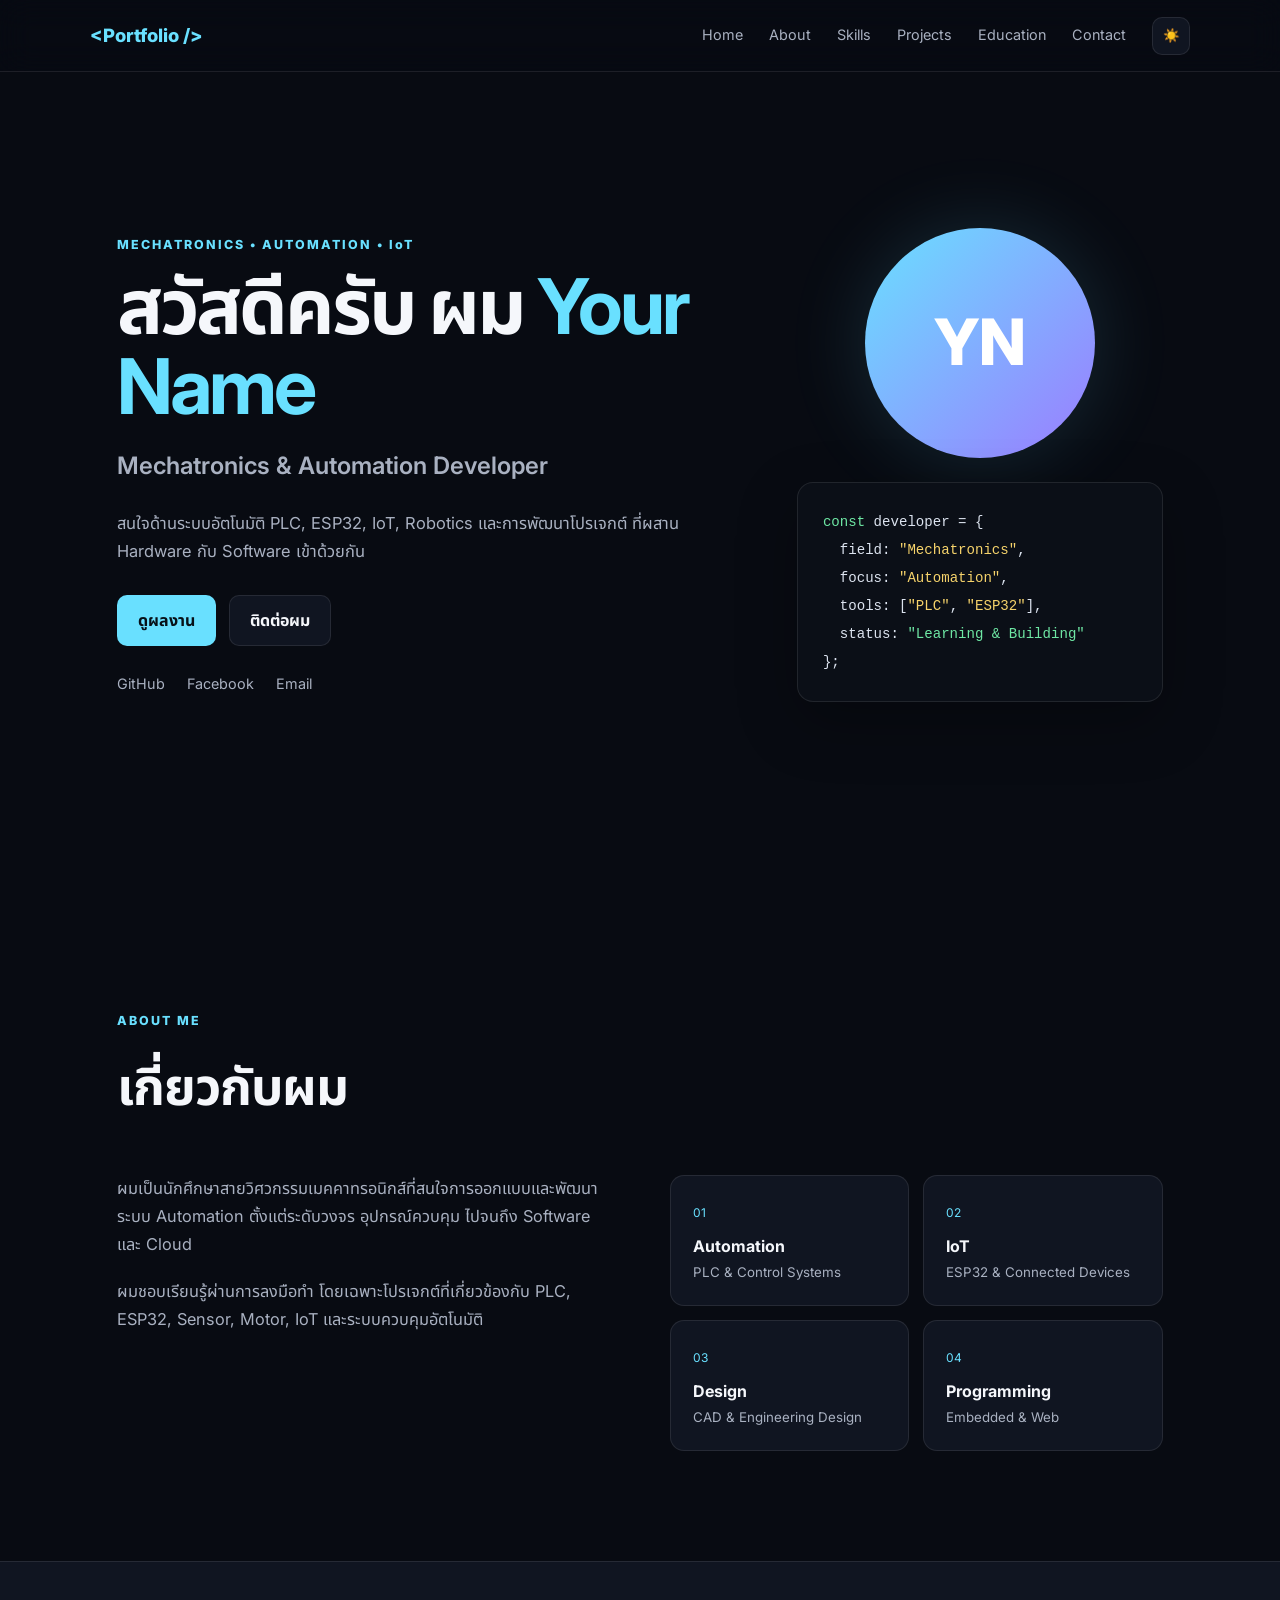
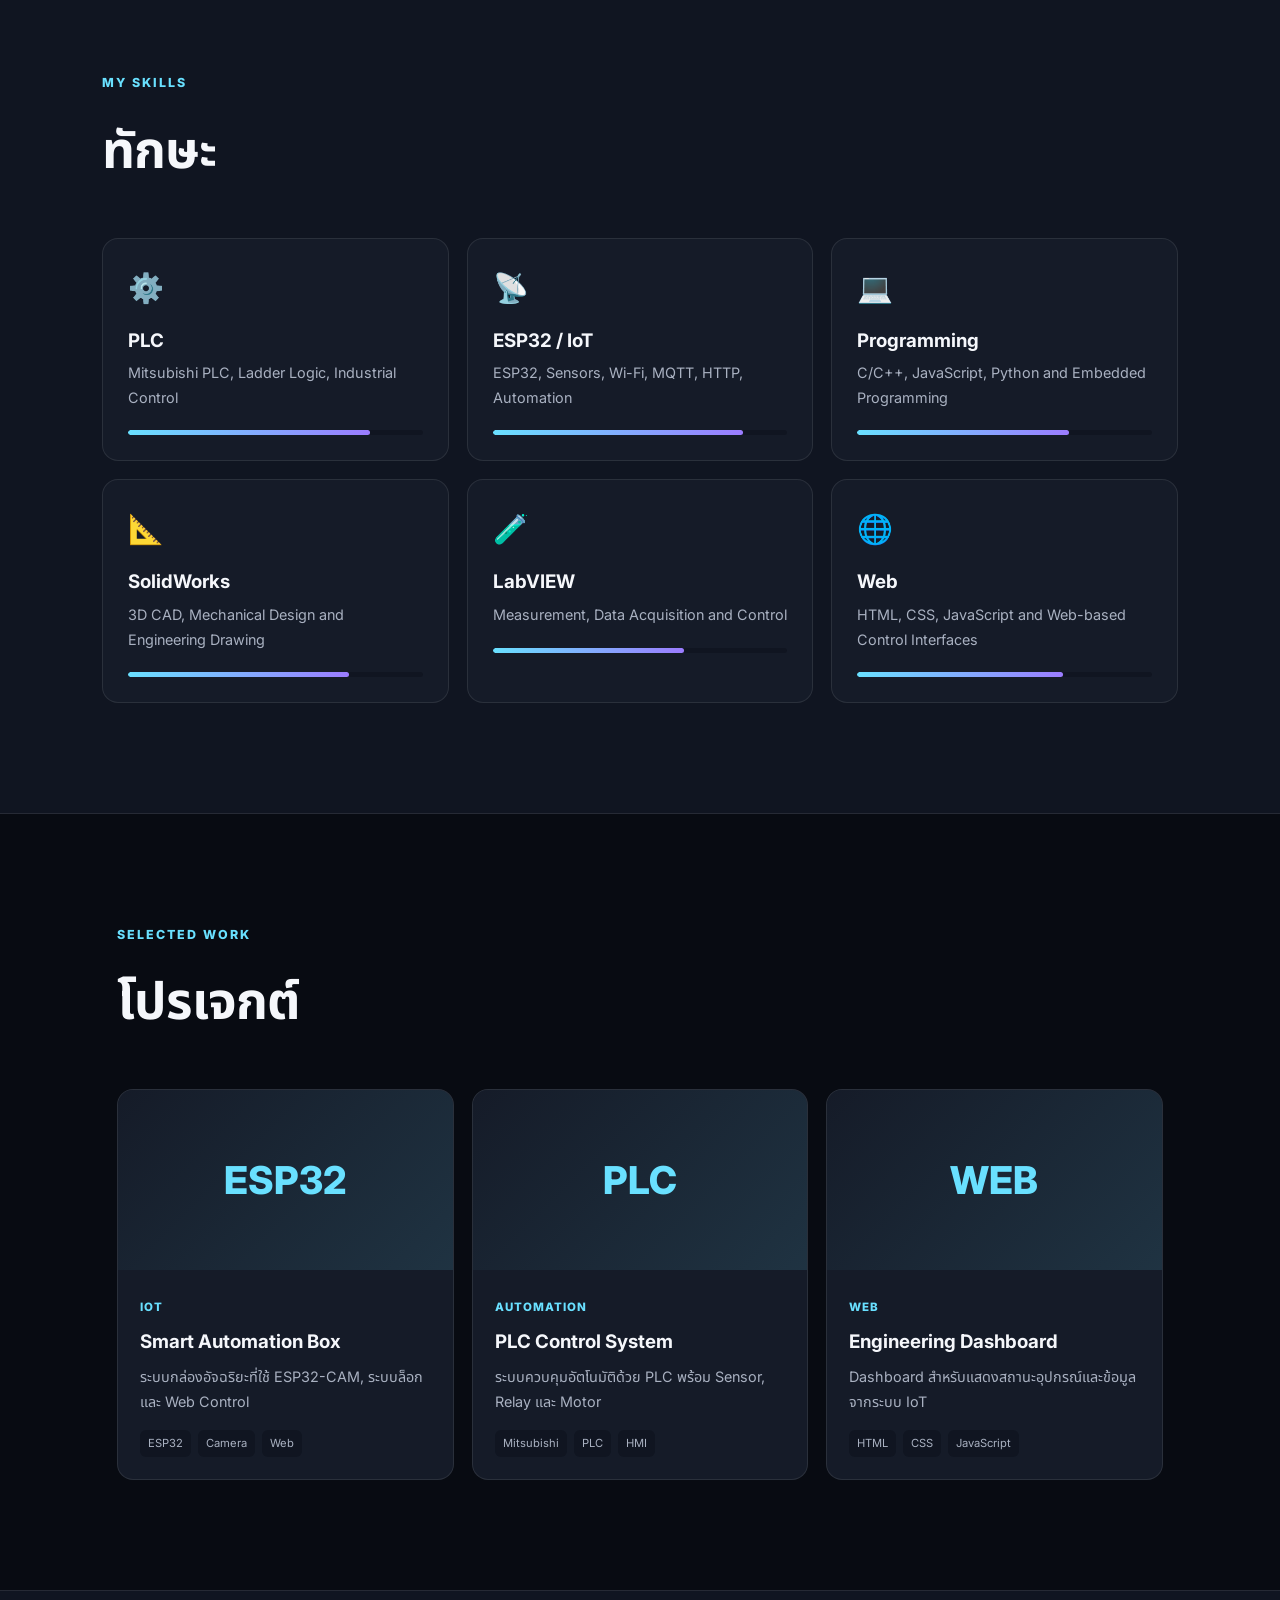
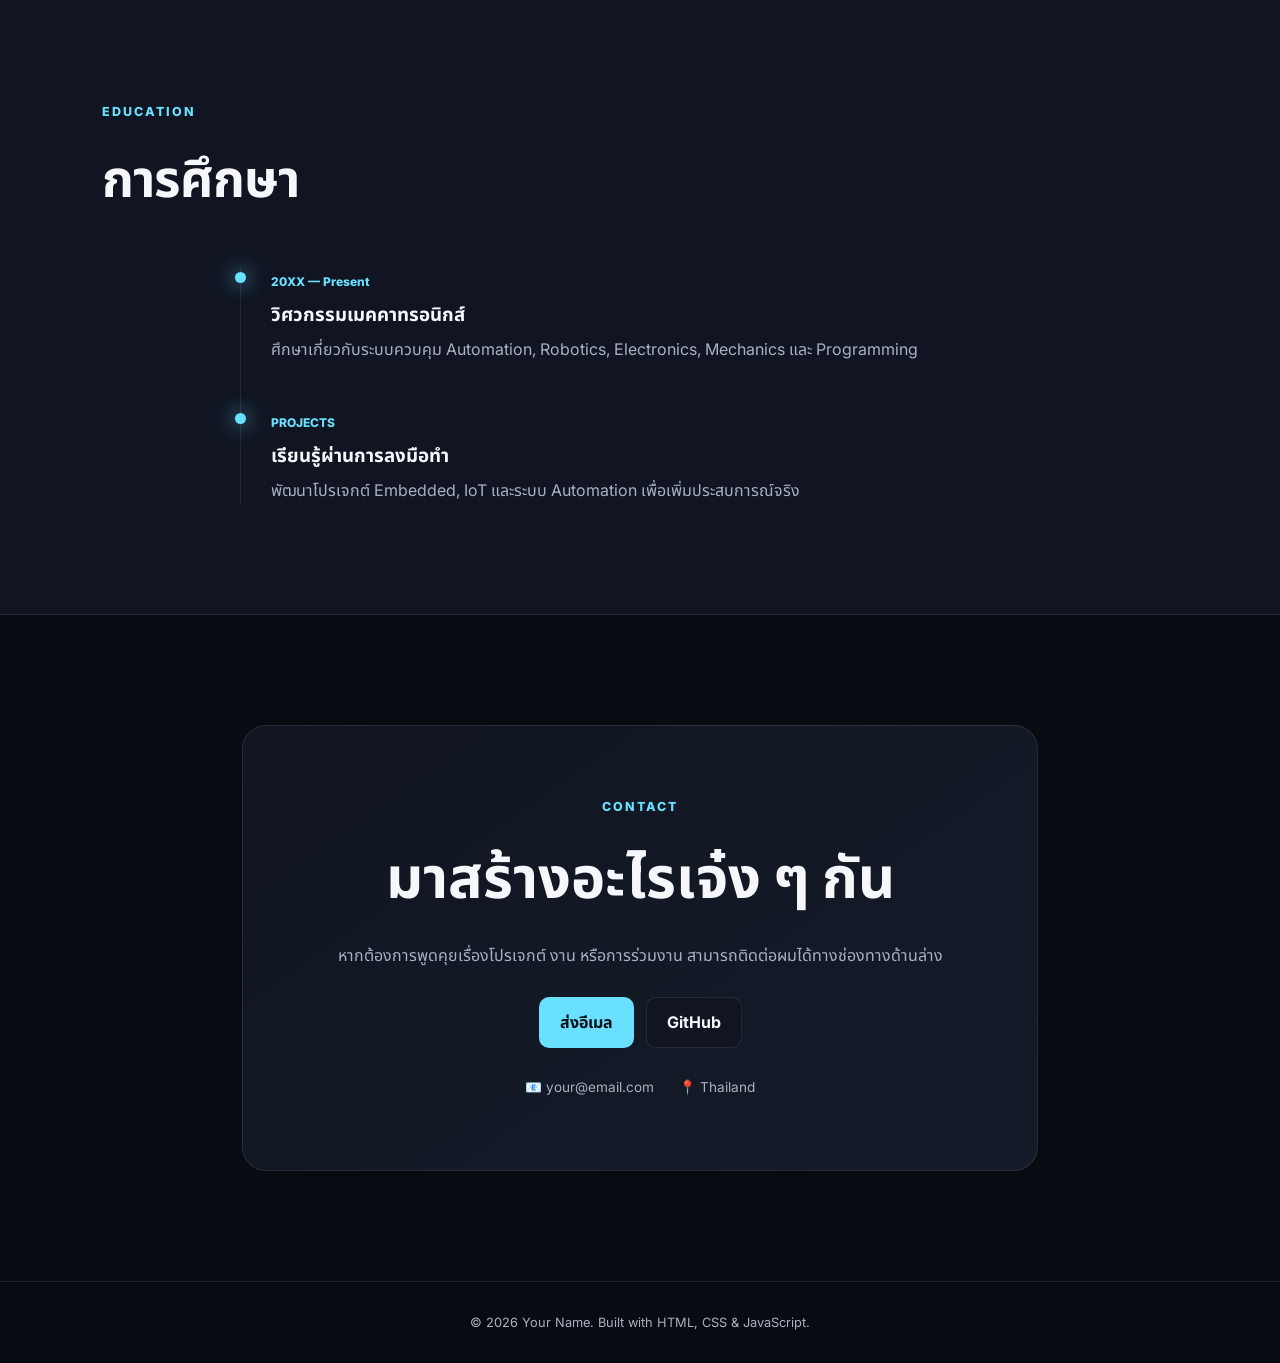
<file: index.html>
<!DOCTYPE html>
<html lang="th">
<head>
  <meta charset="UTF-8">
  <meta name="viewport" content="width=device-width, initial-scale=1.0">
  <meta name="description" content="Personal Portfolio - Mechatronics, Automation, PLC, ESP32 and IoT">
  <title>Portfolio | Your Name</title>
  <link rel="preconnect" href="https://fonts.googleapis.com">
  <link rel="preconnect" href="https://fonts.gstatic.com" crossorigin>
  <link href="https://fonts.googleapis.com/css2?family=Inter:wght@400;500;600;700;800&family=Noto+Sans+Thai:wght@400;500;600;700;800&display=swap" rel="stylesheet">
  <link rel="stylesheet" href="style.css">
</head>
<body>
  <header class="navbar">
    <a href="#home" class="logo">&lt;Portfolio /&gt;</a>
    <button class="menu-toggle" aria-label="เปิดเมนู">☰</button>
    <nav class="nav-links">
      <a href="#home">Home</a>
      <a href="#about">About</a>
      <a href="#skills">Skills</a>
      <a href="#projects">Projects</a>
      <a href="#education">Education</a>
      <a href="#contact">Contact</a>
      <button id="themeToggle" class="theme-btn" aria-label="เปลี่ยนธีม">☀️</button>
    </nav>
  </header>

  <main>
    <section id="home" class="hero section">
      <div class="hero-content reveal">
        <p class="eyebrow">MECHATRONICS • AUTOMATION • IoT</p>
        <h1>สวัสดีครับ ผม <span>Your Name</span></h1>
        <h2>Mechatronics & Automation Developer</h2>
        <p class="hero-text">
          สนใจด้านระบบอัตโนมัติ PLC, ESP32, IoT, Robotics และการพัฒนาโปรเจกต์
          ที่ผสาน Hardware กับ Software เข้าด้วยกัน
        </p>
        <div class="hero-actions">
          <a class="btn primary" href="#projects">ดูผลงาน</a>
          <a class="btn secondary" href="#contact">ติดต่อผม</a>
        </div>
        <div class="social-row">
          <a href="#" aria-label="GitHub">GitHub</a>
          <a href="#" aria-label="Facebook">Facebook</a>
          <a href="mailto:your@email.com" aria-label="Email">Email</a>
        </div>
      </div>

      <div class="hero-card reveal">
        <div class="avatar">YN</div>
        <div class="terminal">
          <div><span class="green">const</span> developer = {</div>
          <div>&nbsp;&nbsp;field: <span class="yellow">"Mechatronics"</span>,</div>
          <div>&nbsp;&nbsp;focus: <span class="yellow">"Automation"</span>,</div>
          <div>&nbsp;&nbsp;tools: [<span class="yellow">"PLC"</span>, <span class="yellow">"ESP32"</span>],</div>
          <div>&nbsp;&nbsp;status: <span class="green">"Learning & Building"</span></div>
          <div>};</div>
        </div>
      </div>
    </section>

    <section id="about" class="section">
      <div class="section-heading reveal">
        <p class="eyebrow">ABOUT ME</p>
        <h2>เกี่ยวกับผม</h2>
      </div>
      <div class="about-grid">
        <div class="about-text reveal">
          <p>
            ผมเป็นนักศึกษาสายวิศวกรรมเมคคาทรอนิกส์ที่สนใจการออกแบบและพัฒนาระบบ
            Automation ตั้งแต่ระดับวงจร อุปกรณ์ควบคุม ไปจนถึง Software และ Cloud
          </p>
          <p>
            ผมชอบเรียนรู้ผ่านการลงมือทำ โดยเฉพาะโปรเจกต์ที่เกี่ยวข้องกับ PLC,
            ESP32, Sensor, Motor, IoT และระบบควบคุมอัตโนมัติ
          </p>
        </div>
        <div class="facts reveal">
          <div class="fact"><span>01</span><strong>Automation</strong><small>PLC & Control Systems</small></div>
          <div class="fact"><span>02</span><strong>IoT</strong><small>ESP32 & Connected Devices</small></div>
          <div class="fact"><span>03</span><strong>Design</strong><small>CAD & Engineering Design</small></div>
          <div class="fact"><span>04</span><strong>Programming</strong><small>Embedded & Web</small></div>
        </div>
      </div>
    </section>

    <section id="skills" class="section alt">
      <div class="section-heading reveal">
        <p class="eyebrow">MY SKILLS</p>
        <h2>ทักษะ</h2>
      </div>
      <div class="skills-grid">
        <article class="skill-card reveal"><span class="skill-icon">⚙️</span><h3>PLC</h3><p>Mitsubishi PLC, Ladder Logic, Industrial Control</p><div class="bar"><i style="width:82%"></i></div></article>
        <article class="skill-card reveal"><span class="skill-icon">📡</span><h3>ESP32 / IoT</h3><p>ESP32, Sensors, Wi-Fi, MQTT, HTTP, Automation</p><div class="bar"><i style="width:85%"></i></div></article>
        <article class="skill-card reveal"><span class="skill-icon">💻</span><h3>Programming</h3><p>C/C++, JavaScript, Python and Embedded Programming</p><div class="bar"><i style="width:72%"></i></div></article>
        <article class="skill-card reveal"><span class="skill-icon">📐</span><h3>SolidWorks</h3><p>3D CAD, Mechanical Design and Engineering Drawing</p><div class="bar"><i style="width:75%"></i></div></article>
        <article class="skill-card reveal"><span class="skill-icon">🧪</span><h3>LabVIEW</h3><p>Measurement, Data Acquisition and Control</p><div class="bar"><i style="width:65%"></i></div></article>
        <article class="skill-card reveal"><span class="skill-icon">🌐</span><h3>Web</h3><p>HTML, CSS, JavaScript and Web-based Control Interfaces</p><div class="bar"><i style="width:70%"></i></div></article>
      </div>
    </section>

    <section id="projects" class="section">
      <div class="section-heading reveal">
        <p class="eyebrow">SELECTED WORK</p>
        <h2>โปรเจกต์</h2>
      </div>
      <div class="projects-grid">
        <article class="project-card reveal">
          <div class="project-image placeholder">ESP32</div>
          <div class="project-body"><span class="tag">IoT</span><h3>Smart Automation Box</h3><p>ระบบกล่องอัจฉริยะที่ใช้ ESP32-CAM, ระบบล็อก และ Web Control</p><div class="project-tech"><span>ESP32</span><span>Camera</span><span>Web</span></div></div>
        </article>
        <article class="project-card reveal">
          <div class="project-image placeholder">PLC</div>
          <div class="project-body"><span class="tag">Automation</span><h3>PLC Control System</h3><p>ระบบควบคุมอัตโนมัติด้วย PLC พร้อม Sensor, Relay และ Motor</p><div class="project-tech"><span>Mitsubishi</span><span>PLC</span><span>HMI</span></div></div>
        </article>
        <article class="project-card reveal">
          <div class="project-image placeholder">WEB</div>
          <div class="project-body"><span class="tag">Web</span><h3>Engineering Dashboard</h3><p>Dashboard สำหรับแสดงสถานะอุปกรณ์และข้อมูลจากระบบ IoT</p><div class="project-tech"><span>HTML</span><span>CSS</span><span>JavaScript</span></div></div>
        </article>
      </div>
    </section>

    <section id="education" class="section alt">
      <div class="section-heading reveal">
        <p class="eyebrow">EDUCATION</p>
        <h2>การศึกษา</h2>
      </div>
      <div class="timeline reveal">
        <div class="timeline-item">
          <span class="timeline-dot"></span>
          <div><span class="timeline-date">20XX — Present</span><h3>วิศวกรรมเมคคาทรอนิกส์</h3><p>ศึกษาเกี่ยวกับระบบควบคุม Automation, Robotics, Electronics, Mechanics และ Programming</p></div>
        </div>
        <div class="timeline-item">
          <span class="timeline-dot"></span>
          <div><span class="timeline-date">PROJECTS</span><h3>เรียนรู้ผ่านการลงมือทำ</h3><p>พัฒนาโปรเจกต์ Embedded, IoT และระบบ Automation เพื่อเพิ่มประสบการณ์จริง</p></div>
        </div>
      </div>
    </section>

    <section id="contact" class="section contact-section">
      <div class="contact-box reveal">
        <p class="eyebrow">CONTACT</p>
        <h2>มาสร้างอะไรเจ๋ง ๆ กัน</h2>
        <p>หากต้องการพูดคุยเรื่องโปรเจกต์ งาน หรือการร่วมงาน สามารถติดต่อผมได้ทางช่องทางด้านล่าง</p>
        <div class="contact-actions">
          <a class="btn primary" href="mailto:your@email.com">ส่งอีเมล</a>
          <a class="btn secondary" href="#" target="_blank" rel="noopener">GitHub</a>
        </div>
        <div class="contact-info">
          <span>📧 your@email.com</span>
          <span>📍 Thailand</span>
        </div>
      </div>
    </section>
  </main>

  <footer>
    <p>© <span id="year"></span> Your Name. Built with HTML, CSS & JavaScript.</p>
  </footer>

  <script src="script.js"></script>
</body>
</html>
</file>
<file: style.css>
*{box-sizing:border-box;margin:0;padding:0}
:root{--bg:#080b12;--surface:#101521;--surface2:#151b28;--text:#f5f7fb;--muted:#a9b1c1;--accent:#69e0ff;--accent2:#9b7cff;--border:rgba(255,255,255,.09);--shadow:0 20px 60px rgba(0,0,0,.28)}
body.light{--bg:#f5f7fb;--surface:#fff;--surface2:#eef2f7;--text:#101522;--muted:#5d6675;--accent:#007d9e;--accent2:#6844d8;--border:rgba(16,21,34,.1);--shadow:0 20px 50px rgba(20,30,50,.1)}
html{scroll-behavior:smooth}
body{font-family:Inter,"Noto Sans Thai",sans-serif;background:var(--bg);color:var(--text);line-height:1.7;overflow-x:hidden}
a{color:inherit;text-decoration:none}
.navbar{position:fixed;top:0;left:0;width:100%;height:72px;display:flex;align-items:center;justify-content:space-between;padding:0 7%;background:rgba(8,11,18,.72);backdrop-filter:blur(16px);border-bottom:1px solid var(--border);z-index:1000}
body.light .navbar{background:rgba(245,247,251,.78)}
.logo{font-weight:800;font-size:1.15rem;color:var(--accent)}
.nav-links{display:flex;align-items:center;gap:26px;font-size:.9rem;color:var(--muted)}
.nav-links a{transition:.25s}.nav-links a:hover{color:var(--accent)}
.theme-btn,.menu-toggle{border:1px solid var(--border);background:var(--surface);color:var(--text);border-radius:10px;cursor:pointer}
.theme-btn{width:38px;height:38px}.menu-toggle{display:none;padding:8px 11px;font-size:1.1rem}
.section{padding:110px 8%;max-width:1250px;margin:auto}.hero{min-height:100vh;display:grid;grid-template-columns:1.25fr .75fr;gap:70px;align-items:center;padding-top:140px}
.eyebrow{color:var(--accent);font-size:.78rem;font-weight:800;letter-spacing:2px;margin-bottom:12px}
.hero h1{font-size:clamp(2.5rem,6vw,5.3rem);line-height:1.05;letter-spacing:-3px;margin-bottom:18px}.hero h1 span{color:var(--accent)}
.hero h2{font-size:clamp(1.1rem,2vw,1.5rem);color:var(--muted);font-weight:600;margin-bottom:22px}.hero-text{max-width:650px;color:var(--muted);font-size:1.03rem}
.hero-actions{display:flex;gap:13px;margin-top:30px}.btn{display:inline-flex;align-items:center;justify-content:center;padding:11px 20px;border-radius:10px;font-weight:700;border:1px solid var(--border);transition:.25s}.btn:hover{transform:translateY(-2px)}.primary{background:var(--accent);color:#071017;border-color:transparent}.secondary{background:var(--surface);color:var(--text)}
.social-row{display:flex;gap:22px;margin-top:26px;color:var(--muted);font-size:.9rem}.social-row a:hover{color:var(--accent)}
.hero-card{display:flex;flex-direction:column;align-items:center;gap:24px}.avatar{width:230px;height:230px;border-radius:50%;display:grid;place-items:center;font-size:4rem;font-weight:800;background:linear-gradient(135deg,var(--accent),var(--accent2));color:white;box-shadow:0 0 80px rgba(105,224,255,.15)}
.terminal{width:100%;padding:25px;border-radius:16px;background:#0b0f17;border:1px solid var(--border);box-shadow:var(--shadow);font:500 .88rem/2 monospace;color:#dce3ef}.green{color:#6ee7a4}.yellow{color:#f6d36b}
.section-heading{margin-bottom:45px}.section-heading h2{font-size:clamp(2rem,4vw,3.2rem);letter-spacing:-1px}.alt{max-width:none;background:var(--surface);border-top:1px solid var(--border);border-bottom:1px solid var(--border)}
.about-grid{display:grid;grid-template-columns:1fr 1fr;gap:60px}.about-text{color:var(--muted);font-size:1.02rem}.about-text p+p{margin-top:20px}
.facts{display:grid;grid-template-columns:1fr 1fr;gap:14px}.fact{padding:22px;border:1px solid var(--border);border-radius:14px;background:var(--surface)}.fact span{color:var(--accent);font-size:.75rem}.fact strong,.fact small{display:block}.fact strong{margin-top:8px}.fact small{color:var(--muted)}
.skills-grid,.projects-grid{display:grid;grid-template-columns:repeat(3,1fr);gap:18px}.skill-card,.project-card{border:1px solid var(--border);background:var(--surface2);border-radius:16px;overflow:hidden;transition:.3s}.skill-card:hover,.project-card:hover{transform:translateY(-6px);box-shadow:var(--shadow);border-color:rgba(105,224,255,.3)}.skill-card{padding:25px}.skill-icon{font-size:1.8rem}.skill-card h3{margin:12px 0 5px}.skill-card p,.project-body p{color:var(--muted);font-size:.9rem}.bar{height:5px;background:var(--surface);border-radius:5px;margin-top:20px;overflow:hidden}.bar i{display:block;height:100%;background:linear-gradient(90deg,var(--accent),var(--accent2));border-radius:inherit}
.project-image{height:180px;display:grid;place-items:center;font-size:2.4rem;font-weight:800;background:linear-gradient(135deg,var(--surface2),rgba(105,224,255,.12));color:var(--accent)}.project-body{padding:22px}.tag{font-size:.72rem;color:var(--accent);font-weight:800;text-transform:uppercase;letter-spacing:1px}.project-body h3{margin:7px 0}.project-tech{display:flex;flex-wrap:wrap;gap:7px;margin-top:16px}.project-tech span{font-size:.7rem;padding:4px 8px;border-radius:6px;background:var(--surface);color:var(--muted)}
.timeline{max-width:800px;margin:auto;border-left:1px solid var(--border);padding-left:30px}.timeline-item{position:relative;padding:0 0 45px}.timeline-item:last-child{padding-bottom:0}.timeline-dot{position:absolute;left:-36px;top:5px;width:11px;height:11px;border-radius:50%;background:var(--accent);box-shadow:0 0 20px var(--accent)}.timeline-date{color:var(--accent);font-size:.75rem;font-weight:800}.timeline-item h3{margin:5px 0}.timeline-item p{color:var(--muted)}
.contact-section{max-width:1000px}.contact-box{text-align:center;padding:70px 30px;border:1px solid var(--border);border-radius:24px;background:linear-gradient(145deg,var(--surface),var(--surface2))}.contact-box h2{font-size:clamp(2rem,5vw,3.6rem);margin-bottom:15px}.contact-box>p:not(.eyebrow){color:var(--muted);max-width:650px;margin:auto}.contact-actions{display:flex;justify-content:center;gap:12px;margin:28px 0}.contact-info{display:flex;justify-content:center;gap:25px;color:var(--muted);font-size:.85rem}
footer{padding:30px 8%;text-align:center;border-top:1px solid var(--border);color:var(--muted);font-size:.8rem}
.reveal{opacity:0;transform:translateY(25px);transition:opacity .7s ease,transform .7s ease}.reveal.show{opacity:1;transform:none}
@media(max-width:850px){.navbar{padding:0 5%}.menu-toggle{display:block}.nav-links{position:absolute;top:72px;left:0;width:100%;display:none;flex-direction:column;align-items:stretch;gap:0;background:var(--surface);border-bottom:1px solid var(--border);padding:10px 5%}.nav-links.open{display:flex}.nav-links a{padding:12px}.theme-btn{margin:10px;width:100%}.hero{grid-template-columns:1fr;gap:45px}.hero-card{order:-1}.avatar{width:170px;height:170px;font-size:3rem}.skills-grid,.projects-grid{grid-template-columns:1fr 1fr}.about-grid{grid-template-columns:1fr}.section{padding:90px 6%}}
@media(max-width:560px){.hero h1{letter-spacing:-2px}.skills-grid,.projects-grid,.facts{grid-template-columns:1fr}.terminal{font-size:.75rem}.contact-info{flex-direction:column;gap:6px}.hero-actions{flex-wrap:wrap}}
</file>
